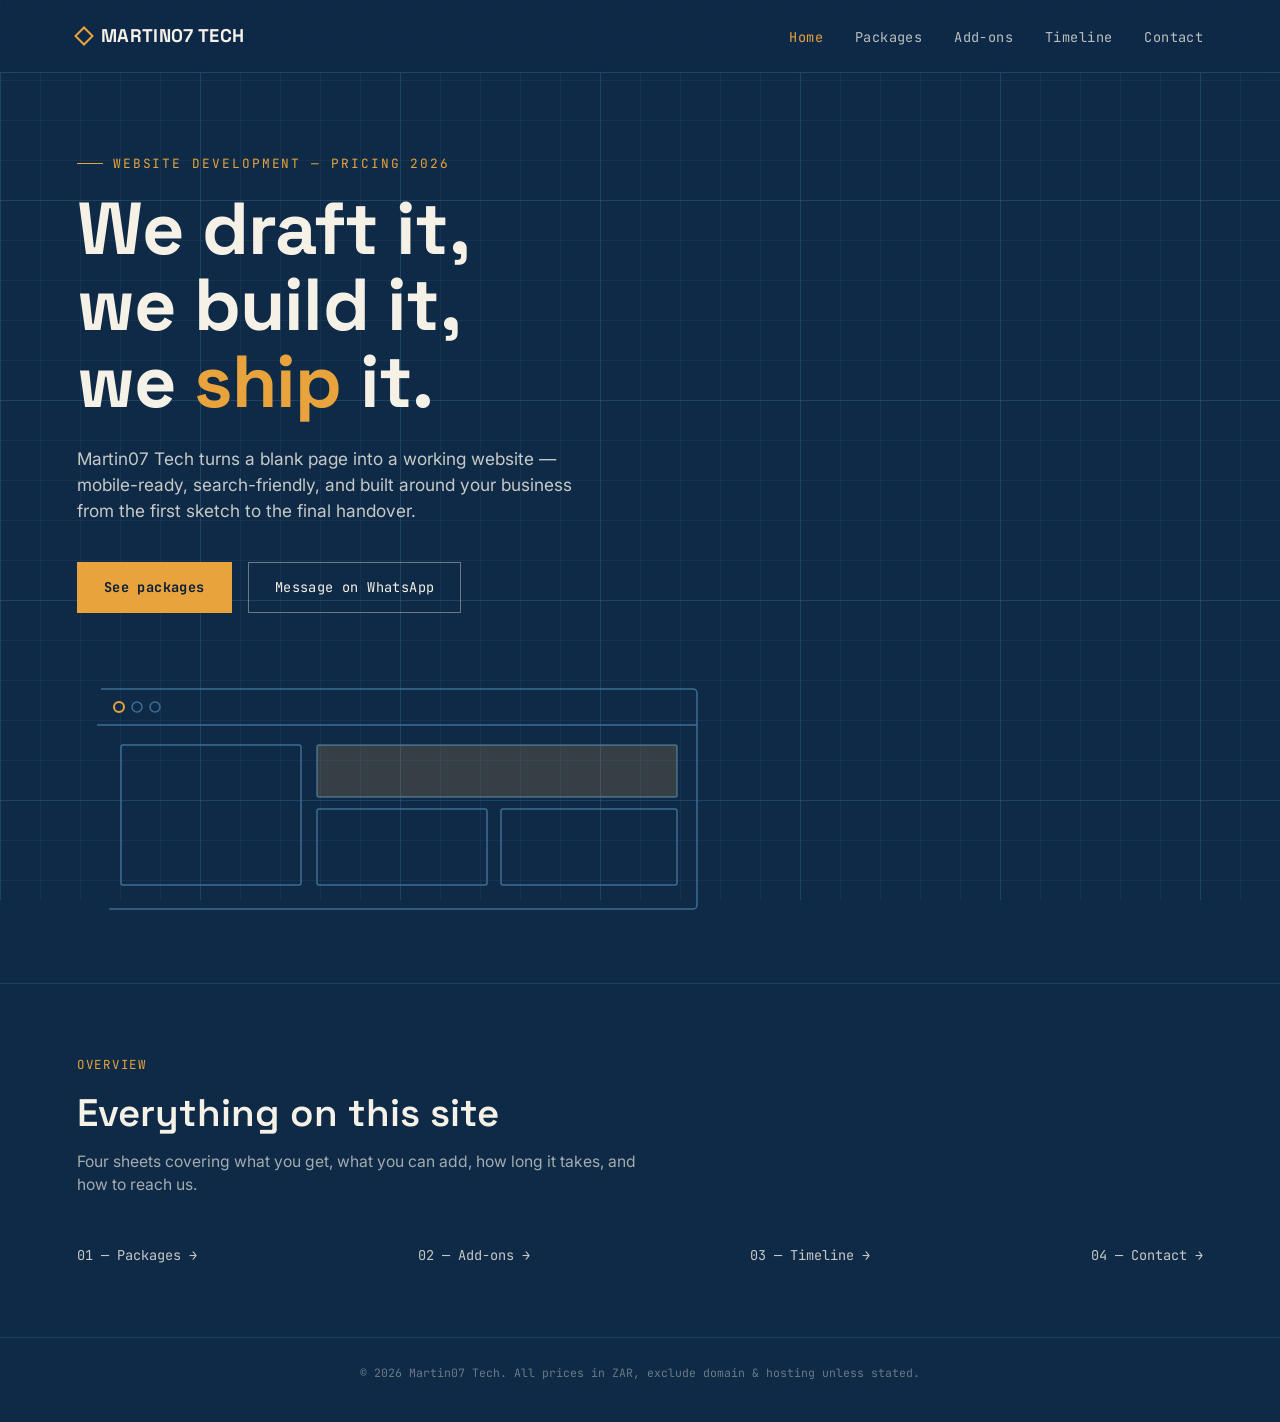
<file: index.html>
<!DOCTYPE html>
<html lang="en">
<head>
<meta charset="UTF-8">
<meta name="viewport" content="width=device-width, initial-scale=1.0">
<title>Martin07 Tech — Website Development</title>
<link rel="preconnect" href="https://fonts.googleapis.com">
<link href="https://fonts.googleapis.com/css2?family=Space+Grotesk:wght@400;500;600;700&family=Inter:wght@400;500;600&family=JetBrains+Mono:wght@400;500;700&display=swap" rel="stylesheet">
<link rel="stylesheet" href="styles.css">
</head>
<body>
<div class="bp-grid"></div>
<main>

  <header>
    <a class="logo" href="index.html"><span class="logo-mark"></span>MARTIN07 TECH</a>
    <div class="nav-links">
      <nav>
        <a href="index.html">Home</a>
        <a href="packages.html">Packages</a>
        <a href="addons.html">Add-ons</a>
        <a href="timeline.html">Timeline</a>
        <a href="contact.html">Contact</a>
      </nav>
    </div>
  </header>

  <section class="hero page-hero" style="border-top:none;">
    <div class="eyebrow">Website Development — Pricing 2026</div>
    <h1>We draft it,<br>we build it,<br>we <em>ship</em> it.</h1>
    <p class="hero-sub">Martin07 Tech turns a blank page into a working website — mobile-ready, search-friendly, and built around your business from the first sketch to the final handover.</p>
    <div class="hero-cta">
      <a class="btn btn-solid" href="packages.html">See packages</a>
      <a class="btn btn-outline" href="https://wa.me/27784540609" target="_blank" rel="noopener">Message on WhatsApp</a>
    </div>

    <div class="sketch-wrap">
      <svg viewBox="0 0 640 260" fill="none" xmlns="http://www.w3.org/2000/svg" aria-hidden="true">
        <rect class="sketch-line" x="20" y="20" width="600" height="220" rx="4"/>
        <line class="sketch-line" x1="20" y1="56" x2="620" y2="56"/>
        <circle class="sketch-line amber" cx="42" cy="38" r="5"/>
        <circle class="sketch-line" cx="60" cy="38" r="5"/>
        <circle class="sketch-line" cx="78" cy="38" r="5"/>
        <rect class="sketch-line" x="44" y="76" width="180" height="140" rx="2"/>
        <rect class="sketch-line" x="240" y="76" width="360" height="52" rx="2"/>
        <rect class="sketch-line" x="240" y="140" width="170" height="76" rx="2"/>
        <rect class="sketch-line" x="424" y="140" width="176" height="76" rx="2"/>
        <rect class="sketch-fill" x="240" y="76" width="360" height="52" rx="2" fill="rgba(232,163,61,0.18)"/>
      </svg>
    </div>
  </section>

  <section>
    <div class="spec-label">Overview</div>
    <h2 class="section-title">Everything on this site</h2>
    <p class="section-sub">Four sheets covering what you get, what you can add, how long it takes, and how to reach us.</p>
    <div class="page-links" style="border-top:none; padding:0;">
      <a href="packages.html">01 — Packages →</a>
      <a href="addons.html">02 — Add-ons →</a>
      <a href="timeline.html">03 — Timeline →</a>
      <a href="contact.html">04 — Contact →</a>
    </div>
  </section>

  <footer>© 2026 Martin07 Tech. All prices in ZAR, exclude domain &amp; hosting unless stated.</footer>

</main>
<script src="script.js"></script>
</body>
</html>
</file>
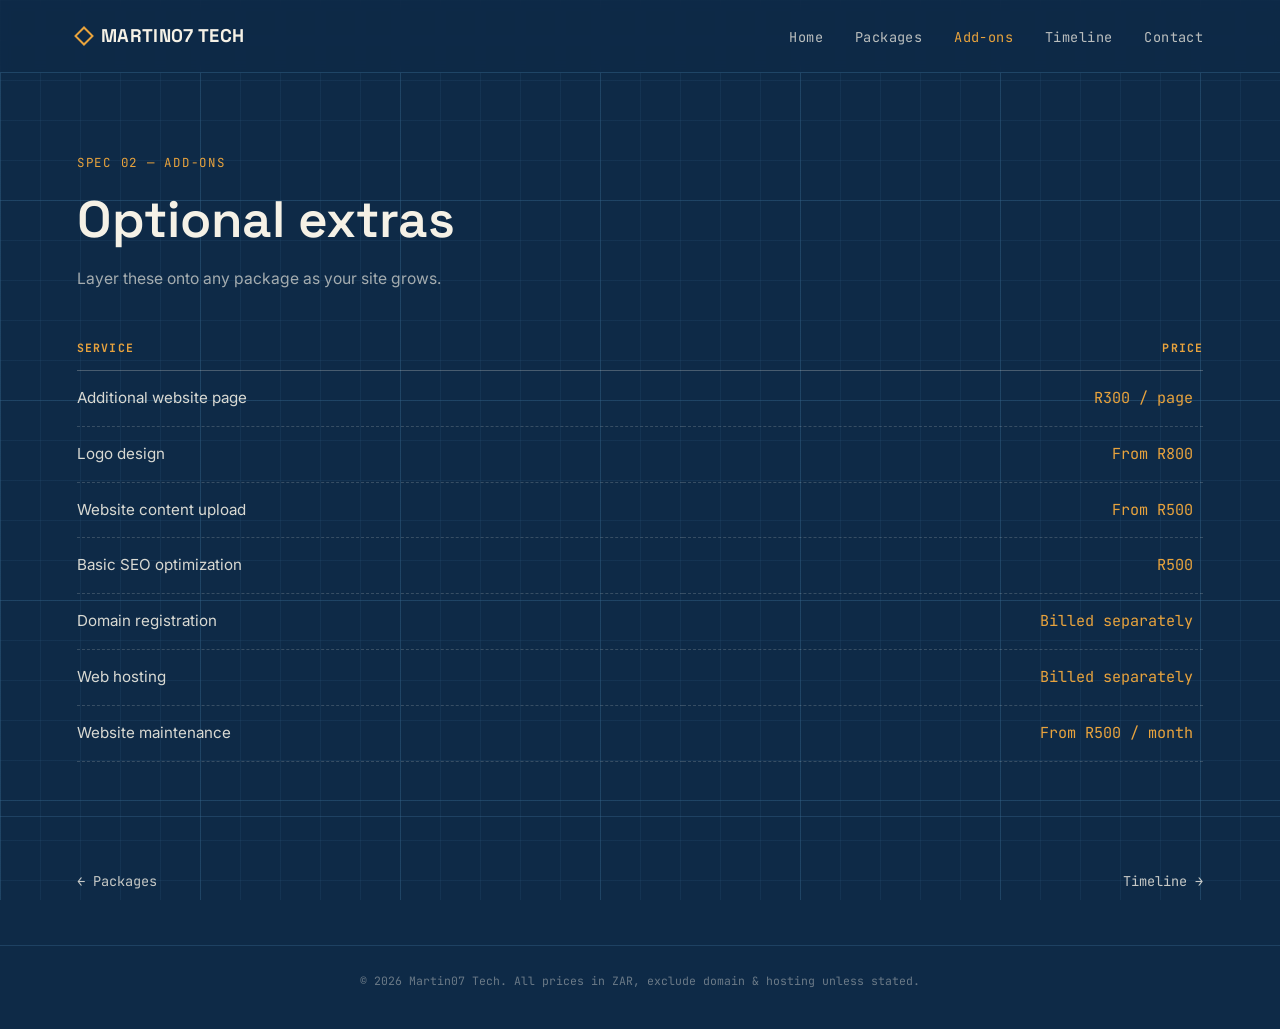
<file: addons.html>
<!DOCTYPE html>
<html lang="en">
<head>
<meta charset="UTF-8">
<meta name="viewport" content="width=device-width, initial-scale=1.0">
<title>Add-ons — Martin07 Tech</title>
<link rel="preconnect" href="https://fonts.googleapis.com">
<link href="https://fonts.googleapis.com/css2?family=Space+Grotesk:wght@400;500;600;700&family=Inter:wght@400;500;600&family=JetBrains+Mono:wght@400;500;700&display=swap" rel="stylesheet">
<link rel="stylesheet" href="styles.css">
</head>
<body>
<div class="bp-grid"></div>
<main>

  <header>
    <a class="logo" href="index.html"><span class="logo-mark"></span>MARTIN07 TECH</a>
    <div class="nav-links">
      <nav>
        <a href="index.html">Home</a>
        <a href="packages.html">Packages</a>
        <a href="addons.html">Add-ons</a>
        <a href="timeline.html">Timeline</a>
        <a href="contact.html">Contact</a>
      </nav>
    </div>
  </header>

  <section class="page-hero">
    <div class="spec-label">Spec 02 — Add-ons</div>
    <h1 class="section-title" style="font-size:clamp(2rem,4.5vw,3.2rem); max-width:20ch;">Optional extras</h1>
    <p class="section-sub">Layer these onto any package as your site grows.</p>

    <table class="addons-table">
      <thead>
        <tr><th>Service</th><th style="text-align:right;">Price</th></tr>
      </thead>
      <tbody>
        <tr><td>Additional website page</td><td class="price">R300 / page</td></tr>
        <tr><td>Logo design</td><td class="price">From R800</td></tr>
        <tr><td>Website content upload</td><td class="price">From R500</td></tr>
        <tr><td>Basic SEO optimization</td><td class="price">R500</td></tr>
        <tr><td>Domain registration</td><td class="price">Billed separately</td></tr>
        <tr><td>Web hosting</td><td class="price">Billed separately</td></tr>
        <tr><td>Website maintenance</td><td class="price">From R500 / month</td></tr>
      </tbody>
    </table>
  </section>

  <div class="page-links">
    <a href="packages.html">← Packages</a>
    <a href="timeline.html">Timeline →</a>
  </div>

  <footer>© 2026 Martin07 Tech. All prices in ZAR, exclude domain &amp; hosting unless stated.</footer>

</main>
<script src="script.js"></script>
</body>
</html>
</file>
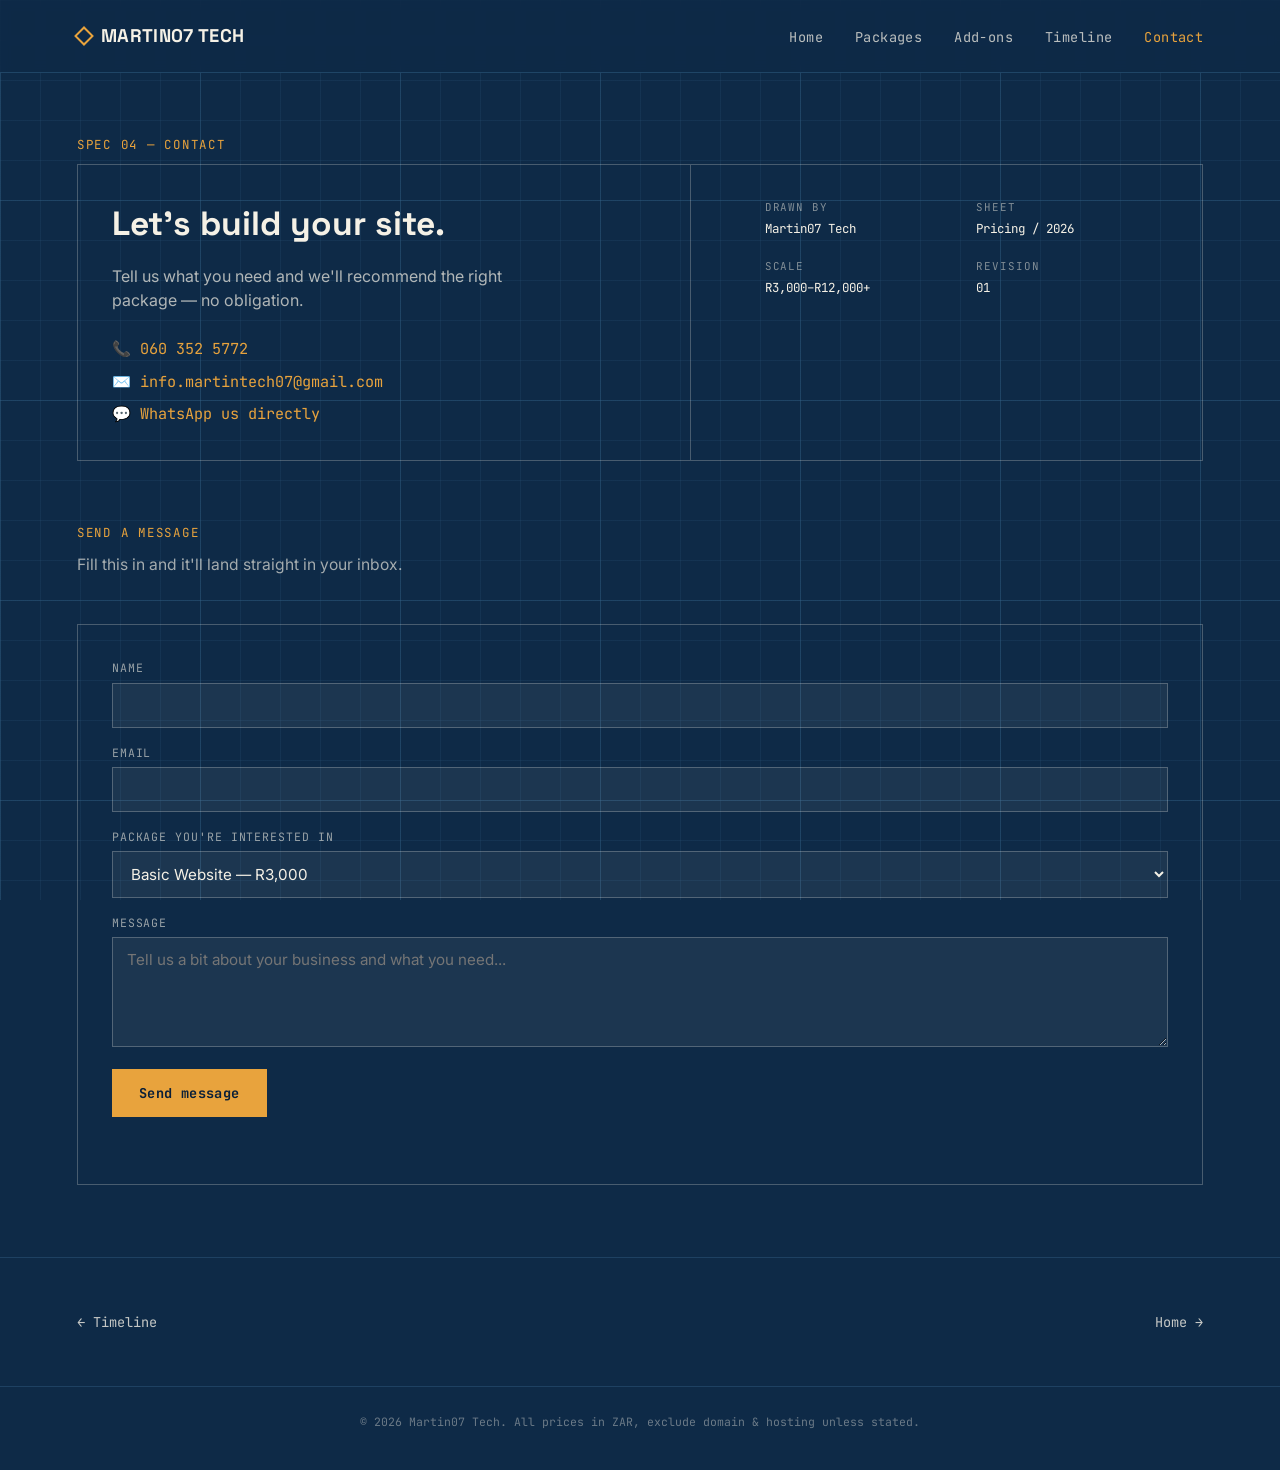
<file: contact.html>
<!DOCTYPE html>
<html lang="en">
<head>
<meta charset="UTF-8">
<meta name="viewport" content="width=device-width, initial-scale=1.0">
<title>Contact — Martin07 Tech</title>
<link rel="preconnect" href="https://fonts.googleapis.com">
<link href="https://fonts.googleapis.com/css2?family=Space+Grotesk:wght@400;500;600;700&family=Inter:wght@400;500;600&family=JetBrains+Mono:wght@400;500;700&display=swap" rel="stylesheet">
<link rel="stylesheet" href="styles.css">
</head>
<body>
<div class="bp-grid"></div>
<main>

  <header>
    <a class="logo" href="index.html"><span class="logo-mark"></span>MARTIN07 TECH</a>
    <div class="nav-links">
      <nav>
        <a href="index.html">Home</a>
        <a href="packages.html">Packages</a>
        <a href="addons.html">Add-ons</a>
        <a href="timeline.html">Timeline</a>
        <a href="contact.html">Contact</a>
      </nav>
    </div>
  </header>

  <section class="titleblock" style="border-top:none;">
    <div class="spec-label">Spec 04 — Contact</div>
    <div class="tb-grid">
      <div class="tb-left">
        <h2>Let's build your site.</h2>
        <p>Tell us what you need and we'll recommend the right package — no obligation.</p>
        <div class="contact-row">
          <div>📞 <a href="tel:0603525772">060 352 5772</a></div>
          <div>✉️ <a href="mailto:info.martintech07@gmail.com">info.martintech07@gmail.com</a></div>
          <div>💬 <a href="https://wa.me/27784540609" target="_blank" rel="noopener">WhatsApp us directly</a></div>
        </div>
      </div>
      <div class="tb-right">
        <div class="tb-field"><div class="k">Drawn by</div><div class="v">Martin07 Tech</div></div>
        <div class="tb-field"><div class="k">Sheet</div><div class="v">Pricing / 2026</div></div>
        <div class="tb-field"><div class="k">Scale</div><div class="v">R3,000–R12,000+</div></div>
        <div class="tb-field"><div class="k">Revision</div><div class="v">01</div></div>
      </div>
    </div>
  </section>

  <section style="border-top:none; padding-top:2vh;">
    <div class="spec-label">Send a message</div>
    <p class="section-sub">Fill this in and it'll land straight in your inbox.</p>
    <!--
      FORMSPREE SETUP (one-time):
      1. Go to https://formspree.io and sign up free with neztech07@gmail.com
      2. Create a new form, name it e.g. "Martin07 Tech — Contact"
      3. Copy the endpoint it gives you, looks like: https://formspree.io/f/abcdwxyz
      4. Paste it into the action="" attribute below, replacing YOUR_FORM_ID
      5. Submit the form once live — Formspree sends a confirmation email you must click to activate it
    -->
    <form id="contact-form" class="tb-grid" style="grid-template-columns:1fr;" action="https://formspree.io/f/YOUR_FORM_ID" method="POST">
      <div class="contact-form">
        <div>
          <label for="name">Name</label>
          <input type="text" id="name" name="name" required>
        </div>
        <div>
          <label for="email">Email</label>
          <input type="email" id="email" name="email" required>
        </div>
        <div>
          <label for="package">Package you're interested in</label>
          <select id="package" name="package">
            <option>Basic Website — R3,000</option>
            <option>Standard Website — R5,500</option>
            <option>Business Website — R8,000</option>
            <option>E-commerce Website — From R12,000</option>
            <option>Not sure yet</option>
          </select>
        </div>
        <div>
          <label for="message">Message</label>
          <textarea id="message" name="message" placeholder="Tell us a bit about your business and what you need..."></textarea>
        </div>
        <button type="submit" class="btn btn-solid" style="align-self:flex-start;">Send message</button>
        <div id="form-status" class="form-status"></div>
      </div>
    </form>
  </section>

  <div class="page-links">
    <a href="timeline.html">← Timeline</a>
    <a href="index.html">Home →</a>
  </div>

  <footer>© 2026 Martin07 Tech. All prices in ZAR, exclude domain &amp; hosting unless stated.</footer>

</main>
<script src="script.js"></script>
</body>
</html>
</file>
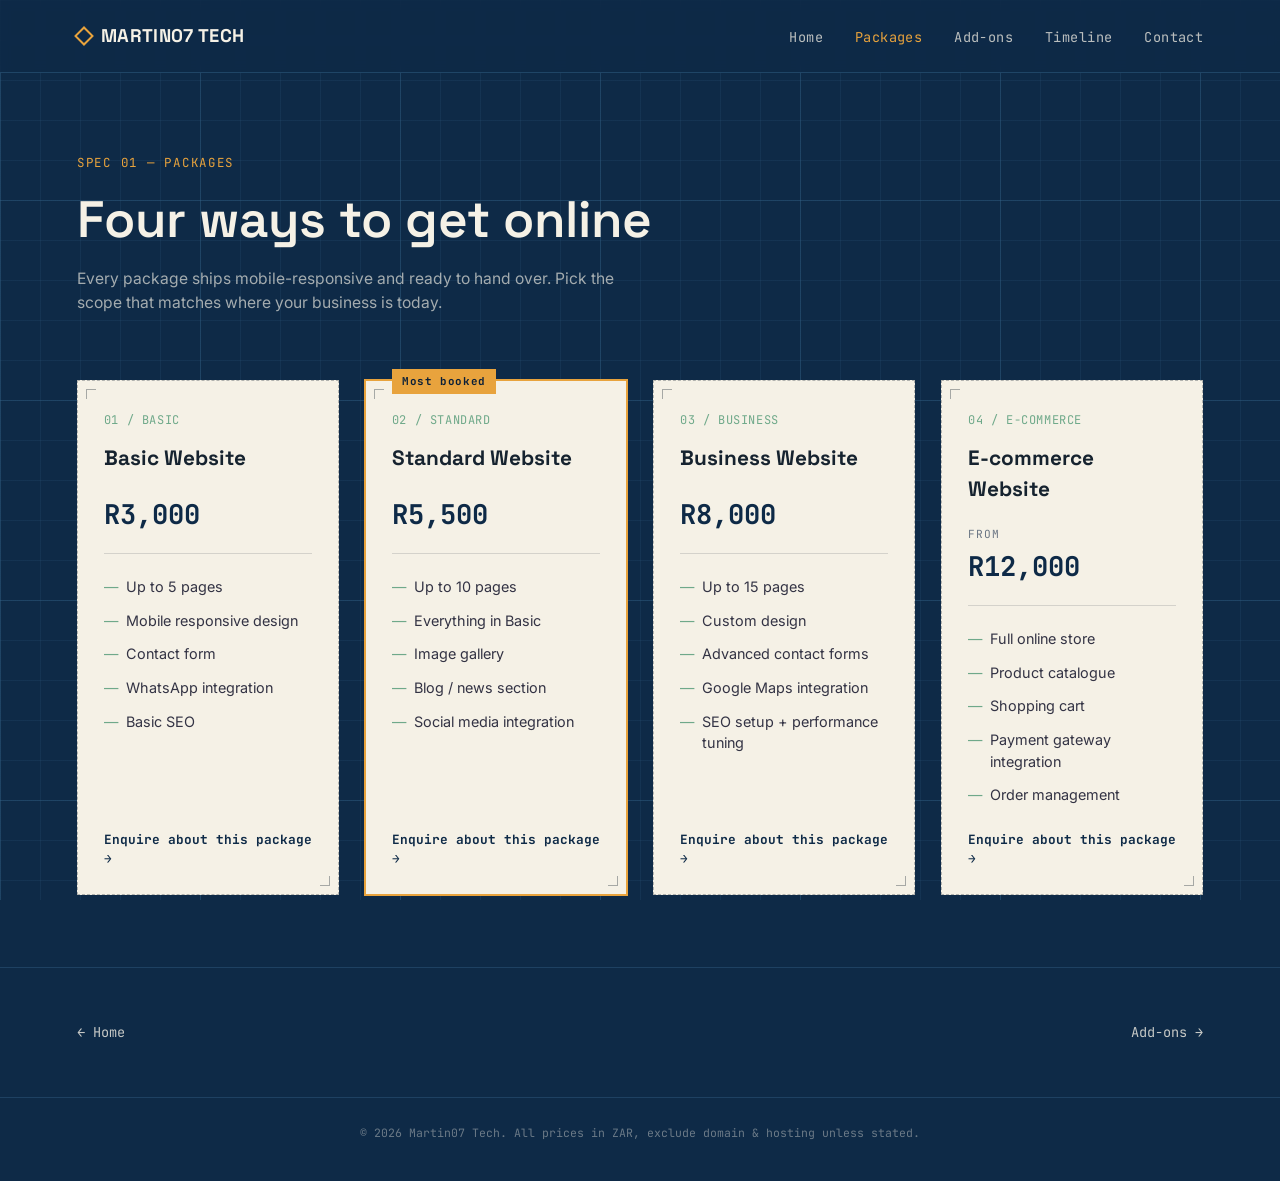
<file: packages.html>
<!DOCTYPE html>
<html lang="en">
<head>
<meta charset="UTF-8">
<meta name="viewport" content="width=device-width, initial-scale=1.0">
<title>Packages — Martin07 Tech</title>
<link rel="preconnect" href="https://fonts.googleapis.com">
<link href="https://fonts.googleapis.com/css2?family=Space+Grotesk:wght@400;500;600;700&family=Inter:wght@400;500;600&family=JetBrains+Mono:wght@400;500;700&display=swap" rel="stylesheet">
<link rel="stylesheet" href="styles.css">
</head>
<body>
<div class="bp-grid"></div>
<main>

  <header>
    <a class="logo" href="index.html"><span class="logo-mark"></span>MARTIN07 TECH</a>
    <div class="nav-links">
      <nav>
        <a href="index.html">Home</a>
        <a href="packages.html">Packages</a>
        <a href="addons.html">Add-ons</a>
        <a href="timeline.html">Timeline</a>
        <a href="contact.html">Contact</a>
      </nav>
    </div>
  </header>

  <section class="page-hero" style="padding-bottom:2vh;">
    <div class="spec-label">Spec 01 — Packages</div>
    <h1 class="section-title" style="font-size:clamp(2rem,4.5vw,3.2rem); max-width:20ch;">Four ways to get online</h1>
    <p class="section-sub">Every package ships mobile-responsive and ready to hand over. Pick the scope that matches where your business is today.</p>
  </section>

  <section style="border-top:none; padding-top:0;">
    <div class="packages">
      <div class="card">
        <div class="reg-tl"></div><div class="reg-br"></div>
        <div class="card-index">01 / BASIC</div>
        <h3>Basic Website</h3>
        <div class="price">R3,000</div>
        <ul>
          <li>Up to 5 pages</li>
          <li>Mobile responsive design</li>
          <li>Contact form</li>
          <li>WhatsApp integration</li>
          <li>Basic SEO</li>
        </ul>
        <a class="card-link" href="contact.html">Enquire about this package →</a>
      </div>

      <div class="card featured">
        <span class="featured-tag">Most booked</span>
        <div class="reg-tl"></div><div class="reg-br"></div>
        <div class="card-index">02 / STANDARD</div>
        <h3>Standard Website</h3>
        <div class="price">R5,500</div>
        <ul>
          <li>Up to 10 pages</li>
          <li>Everything in Basic</li>
          <li>Image gallery</li>
          <li>Blog / news section</li>
          <li>Social media integration</li>
        </ul>
        <a class="card-link" href="contact.html">Enquire about this package →</a>
      </div>

      <div class="card">
        <div class="reg-tl"></div><div class="reg-br"></div>
        <div class="card-index">03 / BUSINESS</div>
        <h3>Business Website</h3>
        <div class="price">R8,000</div>
        <ul>
          <li>Up to 15 pages</li>
          <li>Custom design</li>
          <li>Advanced contact forms</li>
          <li>Google Maps integration</li>
          <li>SEO setup + performance tuning</li>
        </ul>
        <a class="card-link" href="contact.html">Enquire about this package →</a>
      </div>

      <div class="card">
        <div class="reg-tl"></div><div class="reg-br"></div>
        <div class="card-index">04 / E-COMMERCE</div>
        <h3>E-commerce Website</h3>
        <div class="price"><span class="from">From</span>R12,000</div>
        <ul>
          <li>Full online store</li>
          <li>Product catalogue</li>
          <li>Shopping cart</li>
          <li>Payment gateway integration</li>
          <li>Order management</li>
        </ul>
        <a class="card-link" href="contact.html">Enquire about this package →</a>
      </div>
    </div>
  </section>

  <div class="page-links">
    <a href="index.html">← Home</a>
    <a href="addons.html">Add-ons →</a>
  </div>

  <footer>© 2026 Martin07 Tech. All prices in ZAR, exclude domain &amp; hosting unless stated.</footer>

</main>
<script src="script.js"></script>
</body>
</html>
</file>
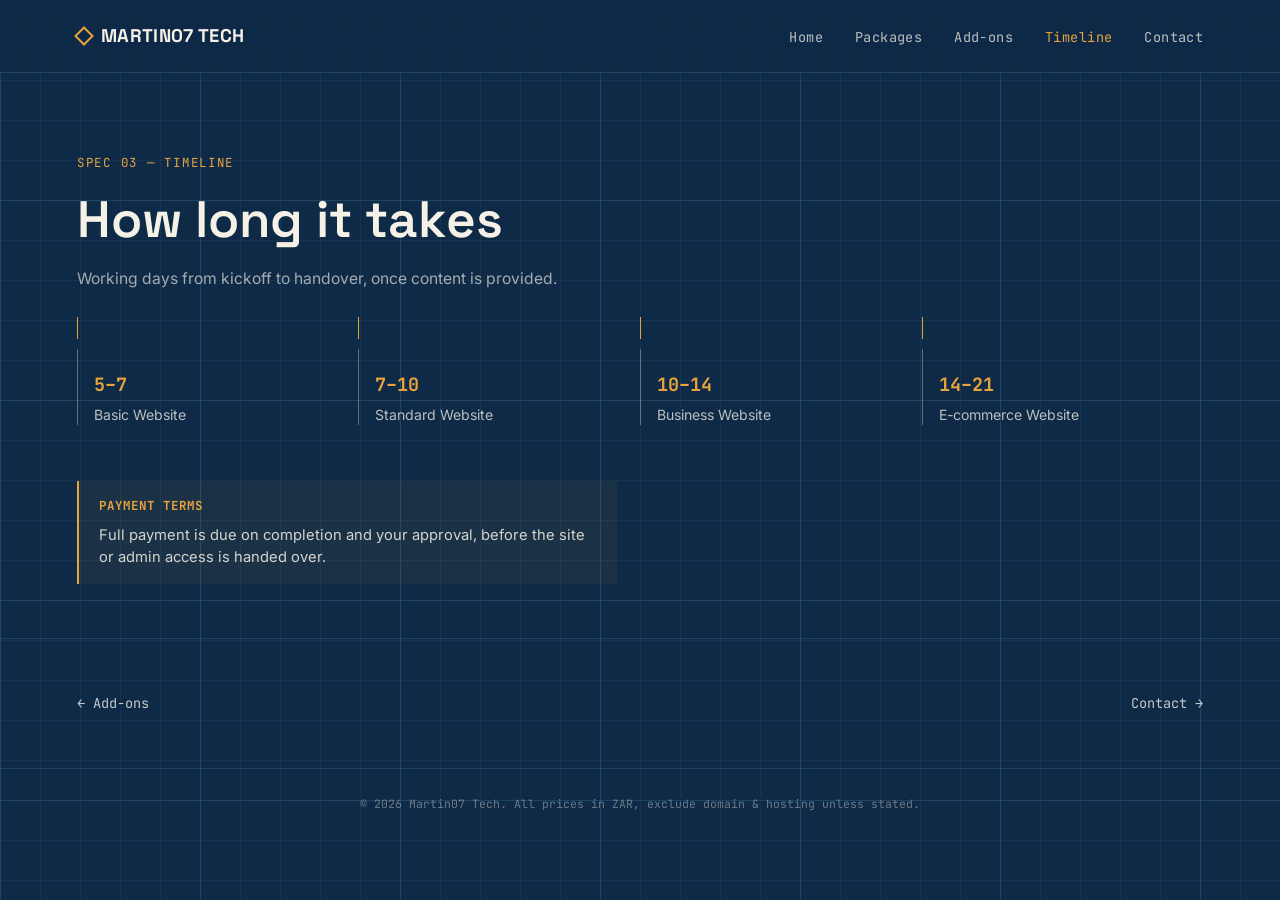
<file: timeline.html>
<!DOCTYPE html>
<html lang="en">
<head>
<meta charset="UTF-8">
<meta name="viewport" content="width=device-width, initial-scale=1.0">
<title>Timeline — Martin07 Tech</title>
<link rel="preconnect" href="https://fonts.googleapis.com">
<link href="https://fonts.googleapis.com/css2?family=Space+Grotesk:wght@400;500;600;700&family=Inter:wght@400;500;600&family=JetBrains+Mono:wght@400;500;700&display=swap" rel="stylesheet">
<link rel="stylesheet" href="styles.css">
</head>
<body>
<div class="bp-grid"></div>
<main>

  <header>
    <a class="logo" href="index.html"><span class="logo-mark"></span>MARTIN07 TECH</a>
    <div class="nav-links">
      <nav>
        <a href="index.html">Home</a>
        <a href="packages.html">Packages</a>
        <a href="addons.html">Add-ons</a>
        <a href="timeline.html">Timeline</a>
        <a href="contact.html">Contact</a>
      </nav>
    </div>
  </header>

  <section class="page-hero">
    <div class="spec-label">Spec 03 — Timeline</div>
    <h1 class="section-title" style="font-size:clamp(2rem,4.5vw,3.2rem); max-width:20ch;">How long it takes</h1>
    <p class="section-sub">Working days from kickoff to handover, once content is provided.</p>

    <div class="ruler">
      <div class="ruler-items">
        <div class="ruler-item"><div class="days">5–7</div><div class="label">Basic Website</div></div>
        <div class="ruler-item"><div class="days">7–10</div><div class="label">Standard Website</div></div>
        <div class="ruler-item"><div class="days">10–14</div><div class="label">Business Website</div></div>
        <div class="ruler-item"><div class="days">14–21</div><div class="label">E-commerce Website</div></div>
      </div>
    </div>

    <div class="note">
      <strong>Payment terms</strong>
      Full payment is due on completion and your approval, before the site or admin access is handed over.
    </div>
  </section>

  <div class="page-links">
    <a href="addons.html">← Add-ons</a>
    <a href="contact.html">Contact →</a>
  </div>

  <footer>© 2026 Martin07 Tech. All prices in ZAR, exclude domain &amp; hosting unless stated.</footer>

</main>
<script src="script.js"></script>
</body>
</html>
</file>
<file: styles.css>
:root{
  --navy:#0E2A47;
  --navy-deep:#0A1F38;
  --grid:#3D6E96;
  --paper:#F5F1E6;
  --ink:#16232F;
  --amber:#E8A33D;
  --teal:#6FA98A;
  --paper-dim:#E7E1D0;
}
*{box-sizing:border-box;margin:0;padding:0;}
html{scroll-behavior:smooth;}
body{
  background:var(--navy);
  color:var(--paper);
  font-family:'Inter',sans-serif;
  line-height:1.5;
  overflow-x:hidden;
}
.bp-grid{
  position:fixed;
  inset:0;
  background-image:
    linear-gradient(rgba(61,110,150,0.14) 1px, transparent 1px),
    linear-gradient(90deg, rgba(61,110,150,0.14) 1px, transparent 1px);
  background-size:40px 40px;
  pointer-events:none;
  z-index:0;
}
.bp-grid::before{
  content:"";
  position:absolute; inset:0;
  background-image:
    linear-gradient(rgba(61,110,150,0.28) 1px, transparent 1px),
    linear-gradient(90deg, rgba(61,110,150,0.28) 1px, transparent 1px);
  background-size:200px 200px;
}
main{position:relative; z-index:1;}

h1,h2,h3,.display{font-family:'Space Grotesk',sans-serif;}
.mono{font-family:'JetBrains Mono',monospace;}

a{color:inherit;}

/* ---------- Nav ---------- */
header{
  position:sticky; top:0; z-index:20;
  display:flex; align-items:center; justify-content:space-between;
  padding:22px 6vw;
  background:rgba(14,42,71,0.88);
  backdrop-filter:blur(6px);
  border-bottom:1px solid rgba(61,110,150,0.4);
}
.logo{
  font-family:'Space Grotesk',sans-serif;
  font-weight:700;
  font-size:1.15rem;
  letter-spacing:0.02em;
  display:flex; align-items:center; gap:10px;
  text-decoration:none;
  color:var(--paper);
}
.logo-mark{
  width:14px; height:14px;
  border:2px solid var(--amber);
  transform:rotate(45deg);
  flex-shrink:0;
}
nav a{
  text-decoration:none;
  color:var(--paper);
  font-size:0.85rem;
  font-family:'JetBrains Mono',monospace;
  letter-spacing:0.03em;
  opacity:0.75;
  margin-left:28px;
  transition:opacity 0.2s, color 0.2s;
}
nav a:hover, nav a.active{opacity:1; color:var(--amber);}
.nav-links{display:flex; align-items:center;}
.nav-toggle{display:none;}
@media (max-width:720px){
  nav a{margin-left:16px; font-size:0.72rem;}
}

/* ---------- Hero ---------- */
.hero{
  min-height:80vh;
  display:flex; flex-direction:column; justify-content:center;
  padding:8vh 6vw 6vh;
  position:relative;
}
.eyebrow{
  font-family:'JetBrains Mono',monospace;
  font-size:0.8rem;
  color:var(--amber);
  letter-spacing:0.15em;
  text-transform:uppercase;
  margin-bottom:18px;
  display:flex; align-items:center; gap:10px;
}
.eyebrow::before{content:""; width:26px; height:1px; background:var(--amber);}
.hero h1{
  font-size:clamp(2.4rem, 6vw, 4.6rem);
  font-weight:700;
  line-height:1.04;
  max-width:16ch;
  letter-spacing:-0.01em;
}
.hero h1 em{
  font-style:normal;
  color:var(--amber);
}
.hero-sub{
  margin-top:26px;
  max-width:46ch;
  font-size:1.08rem;
  color:rgba(245,241,230,0.8);
}
.hero-cta{
  margin-top:38px;
  display:flex; gap:16px; flex-wrap:wrap;
  align-items:center;
}
.btn{
  font-family:'JetBrains Mono',monospace;
  font-size:0.85rem;
  padding:14px 26px;
  border:1px solid var(--amber);
  text-decoration:none;
  letter-spacing:0.03em;
  transition:all 0.2s;
  display:inline-block;
  cursor:pointer;
  background:none;
}
.btn-solid{
  background:var(--amber);
  color:var(--navy-deep);
  font-weight:700;
}
.btn-solid:hover{background:#f4b65a;}
.btn-outline{
  color:var(--paper);
  border-color:rgba(245,241,230,0.4);
}
.btn-outline:hover{border-color:var(--amber); color:var(--amber);}

/* Sketch animation */
.sketch-wrap{
  margin-top:56px;
  max-width:640px;
}
.sketch-wrap svg{width:100%; height:auto; display:block;}
.sketch-line{
  fill:none;
  stroke:var(--grid);
  stroke-width:1.5;
  stroke-dasharray:1400;
  stroke-dashoffset:1400;
}
.sketch-line.amber{stroke:var(--amber); stroke-width:2;}
.sketch-fill{opacity:0;}

.sketch-wrap.play .sketch-line{animation:draw 2.6s ease forwards 0.3s;}
.sketch-wrap.play .sketch-fill{animation:fadein 0.6s ease forwards 2.4s;}

@keyframes draw{ to{stroke-dashoffset:0;} }
@keyframes fadein{ to{opacity:1;} }
@media (prefers-reduced-motion: reduce){
  .sketch-line{animation:none !important; stroke-dashoffset:0;}
  .sketch-fill{animation:none !important; opacity:1;}
}

/* ---------- Section shell ---------- */
section{
  padding:8vh 6vw;
  border-top:1px solid rgba(61,110,150,0.35);
}
.page-hero{
  padding:9vh 6vw 6vh;
  border-top:none;
}
.spec-label{
  font-family:'JetBrains Mono',monospace;
  font-size:0.78rem;
  color:var(--amber);
  letter-spacing:0.14em;
  text-transform:uppercase;
  margin-bottom:10px;
}
.section-title{
  font-size:clamp(1.6rem,3.4vw,2.4rem);
  font-weight:600;
  max-width:24ch;
  margin-bottom:8px;
}
.section-sub{
  color:rgba(245,241,230,0.65);
  max-width:56ch;
  margin-bottom:48px;
  font-size:0.98rem;
}

/* ---------- Package cards ---------- */
.packages{
  display:grid;
  grid-template-columns:repeat(auto-fit, minmax(260px,1fr));
  gap:26px;
}
.card{
  background:var(--paper);
  color:var(--ink);
  position:relative;
  padding:30px 26px 26px;
  border:1px dashed rgba(22,35,47,0.3);
  display:flex; flex-direction:column;
}
.card .reg-tl{
  content:""; position:absolute; width:10px; height:10px;
  border:1.5px solid var(--ink); opacity:0.35;
  top:8px; left:8px; border-right:none; border-bottom:none;
}
.card .reg-br{
  content:""; position:absolute; width:10px; height:10px;
  border:1.5px solid var(--ink); opacity:0.35;
  bottom:8px; right:8px; border-left:none; border-top:none;
}
.card-index{
  font-family:'JetBrains Mono',monospace;
  font-size:0.75rem;
  color:var(--teal);
  margin-bottom:14px;
  letter-spacing:0.05em;
}
.card h3{
  font-size:1.3rem;
  font-weight:700;
  margin-bottom:6px;
}
.card .price{
  font-family:'JetBrains Mono',monospace;
  font-size:1.7rem;
  font-weight:700;
  color:var(--navy);
  margin:14px 0 18px;
}
.card .price .from{
  font-size:0.7rem;
  font-weight:400;
  text-transform:uppercase;
  letter-spacing:0.08em;
  display:block;
  color:#6b7684;
  margin-bottom:4px;
}
.card ul{
  list-style:none;
  font-size:0.9rem;
  color:#334;
  border-top:1px solid rgba(22,35,47,0.15);
  padding-top:16px;
  flex:1;
}
.card li{
  padding:6px 0;
  display:flex;
  gap:8px;
}
.card li::before{
  content:"—";
  color:var(--teal);
  flex-shrink:0;
}
.card.featured{
  border:1px solid var(--amber);
  box-shadow:0 0 0 1px var(--amber);
}
.featured-tag{
  position:absolute; top:-12px; left:26px;
  background:var(--amber);
  color:var(--navy-deep);
  font-family:'JetBrains Mono',monospace;
  font-size:0.68rem;
  font-weight:700;
  padding:4px 10px;
  letter-spacing:0.06em;
}
.card-link{
  margin-top:18px;
  font-family:'JetBrains Mono',monospace;
  font-size:0.8rem;
  text-decoration:none;
  color:var(--navy);
  font-weight:700;
  display:inline-block;
}
.card-link:hover{color:var(--amber);}

/* ---------- Add-ons ---------- */
.addons-table{
  width:100%;
  border-collapse:collapse;
  font-size:0.95rem;
}
.addons-table th{
  text-align:left;
  font-family:'JetBrains Mono',monospace;
  font-size:0.72rem;
  letter-spacing:0.1em;
  text-transform:uppercase;
  color:var(--amber);
  padding-bottom:14px;
  border-bottom:1px solid rgba(245,241,230,0.25);
}
.addons-table td{
  padding:16px 10px 16px 0;
  border-bottom:1px dashed rgba(245,241,230,0.18);
  color:rgba(245,241,230,0.88);
}
.addons-table td.price{
  font-family:'JetBrains Mono',monospace;
  text-align:right;
  color:var(--amber);
  white-space:nowrap;
}
.addons-table tr td:first-child{padding-right:20px;}

/* ---------- Timeline (ruler) ---------- */
.ruler{
  position:relative;
  margin-top:20px;
  padding-top:10px;
}
.ruler-items{
  display:grid;
  grid-template-columns:repeat(4,1fr);
  gap:0;
}
.ruler-item{
  position:relative;
  padding:22px 14px 0 16px;
  border-left:1px solid rgba(245,241,230,0.35);
}
.ruler-item::before{
  content:"";
  position:absolute;
  top:-32px; left:-1px;
  width:1px; height:22px;
  background:var(--amber);
}
.ruler-item .days{
  font-family:'JetBrains Mono',monospace;
  color:var(--amber);
  font-size:1.15rem;
  font-weight:700;
}
.ruler-item .label{
  margin-top:6px;
  font-size:0.88rem;
  color:rgba(245,241,230,0.75);
}
@media (max-width:720px){
  .ruler-items{grid-template-columns:1fr 1fr; row-gap:36px;}
}

/* ---------- Payment note ---------- */
.note{
  margin-top:56px;
  border-left:2px solid var(--amber);
  padding:16px 20px;
  background:rgba(232,163,61,0.06);
  font-size:0.92rem;
  color:rgba(245,241,230,0.85);
  max-width:60ch;
}
.note strong{color:var(--amber); font-family:'JetBrains Mono',monospace; font-size:0.78rem; letter-spacing:0.08em; text-transform:uppercase; display:block; margin-bottom:8px;}

/* ---------- Contact / Title block ---------- */
.titleblock{
  padding:7vh 6vw 5vh;
}
.tb-grid{
  display:grid;
  grid-template-columns:1.3fr 1fr;
  gap:40px;
  border:1px solid rgba(245,241,230,0.25);
}
.tb-left{
  padding:34px;
  border-right:1px solid rgba(245,241,230,0.25);
}
.tb-left h2{
  font-size:clamp(1.6rem,3vw,2.1rem);
  margin-bottom:14px;
}
.tb-left p{color:rgba(245,241,230,0.7); max-width:44ch; margin-bottom:26px;}
.contact-row{
  display:flex; flex-direction:column; gap:10px;
  font-family:'JetBrains Mono',monospace;
  font-size:0.95rem;
}
.contact-row a{text-decoration:none; color:var(--amber);}
.contact-row a:hover{text-decoration:underline;}
.tb-right{
  padding:34px;
  display:grid;
  grid-template-columns:1fr 1fr;
  gap:20px;
  align-content:start;
  font-family:'JetBrains Mono',monospace;
  font-size:0.78rem;
}
.tb-field .k{color:rgba(245,241,230,0.5); text-transform:uppercase; letter-spacing:0.08em; font-size:0.68rem; margin-bottom:4px;}
.tb-field .v{color:var(--paper);}
@media (max-width:760px){
  .tb-grid{grid-template-columns:1fr;}
  .tb-left{border-right:none; border-bottom:1px solid rgba(245,241,230,0.25);}
}

/* ---------- Simple contact form ---------- */
.contact-form{
  display:flex; flex-direction:column; gap:16px;
  padding:34px;
}
.contact-form label{
  font-family:'JetBrains Mono',monospace;
  font-size:0.72rem;
  letter-spacing:0.08em;
  text-transform:uppercase;
  color:rgba(245,241,230,0.6);
  margin-bottom:6px;
  display:block;
}
.contact-form input,
.contact-form select,
.contact-form textarea{
  width:100%;
  background:rgba(245,241,230,0.06);
  border:1px solid rgba(245,241,230,0.25);
  color:var(--paper);
  padding:12px 14px;
  font-family:'Inter',sans-serif;
  font-size:0.95rem;
}
.contact-form input:focus,
.contact-form select:focus,
.contact-form textarea:focus{
  outline:2px solid var(--amber);
  outline-offset:2px;
  border-color:var(--amber);
}
.contact-form textarea{resize:vertical; min-height:110px;}
.form-status{
  font-family:'JetBrains Mono',monospace;
  font-size:0.85rem;
  color:var(--teal);
  min-height:1.2em;
}

/* ---------- Footer ---------- */
footer{
  text-align:center;
  padding:26px 6vw 40px;
  font-family:'JetBrains Mono',monospace;
  font-size:0.72rem;
  color:rgba(245,241,230,0.4);
  border-top:1px solid rgba(61,110,150,0.35);
}

/* ---------- Breadcrumb / page nav footer ---------- */
.page-links{
  display:flex; justify-content:space-between;
  padding:6vh 6vw;
  border-top:1px solid rgba(61,110,150,0.35);
  font-family:'JetBrains Mono',monospace;
  font-size:0.85rem;
}
.page-links a{text-decoration:none; color:var(--paper); opacity:0.8;}
.page-links a:hover{color:var(--amber); opacity:1;}
</file>
